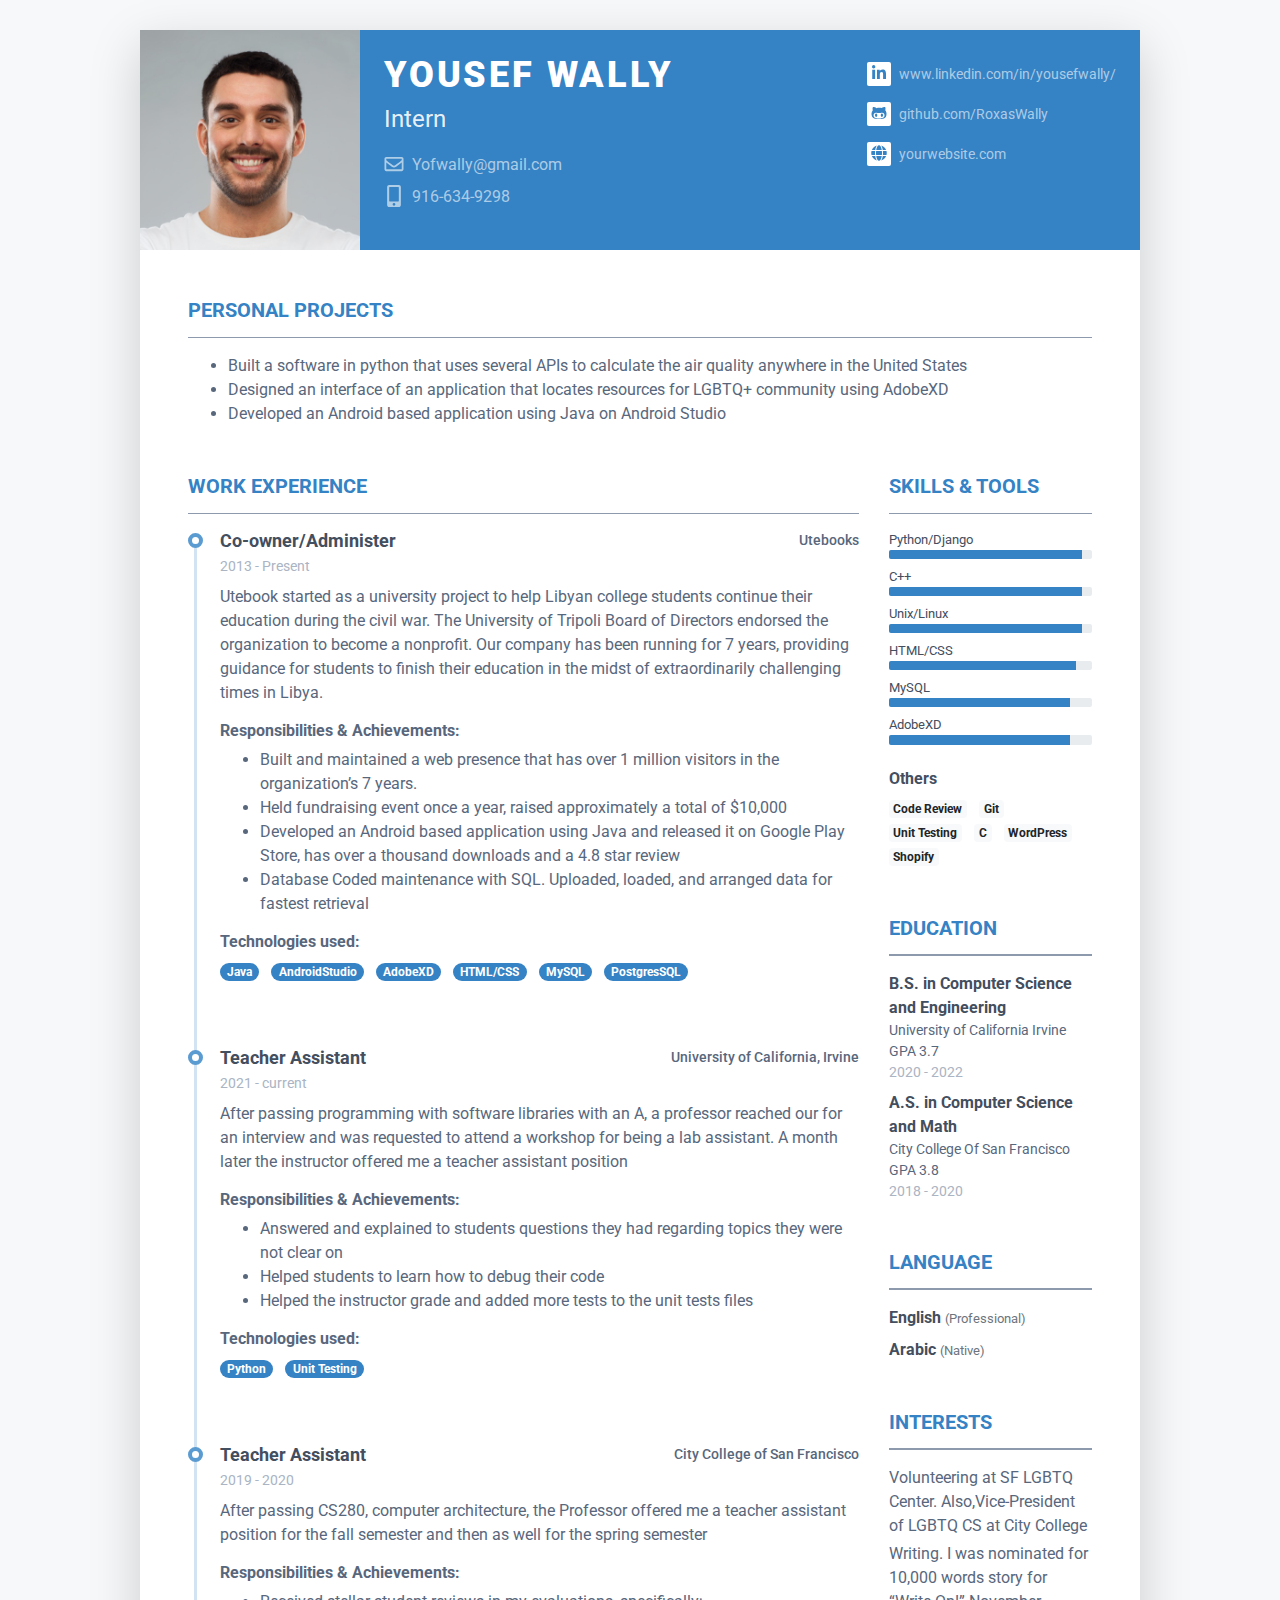
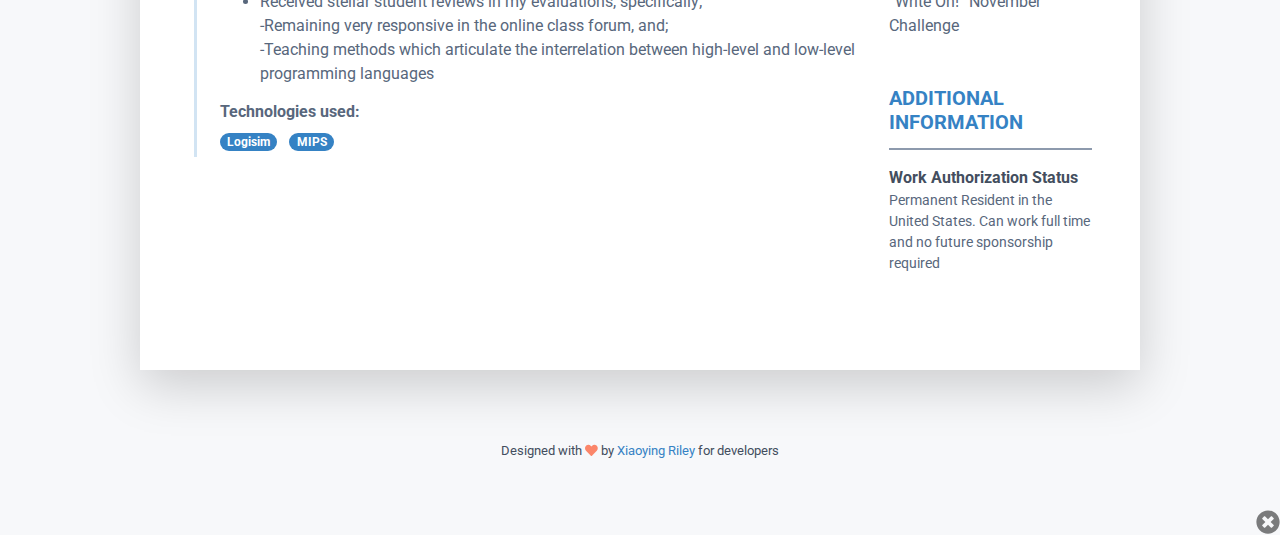
<file: pillar-v1.2/index.html>
<!DOCTYPE html>
<html lang="en">
<head>
    <title>Yousef Wally Resume</title>

    <!-- Meta -->
    <meta charset="utf-8">
    <meta http-equiv="X-UA-Compatible" content="IE=edge">
    <meta name="viewport" content="width=device-width, initial-scale=1.0">
    <meta name="description" content="Hire Me Plz!">
    <meta name="author" content="Xiaoying Riley at 3rd Wave Media">
    <link rel="shortcut icon" href="favicon-rainbow.ico">

    <!-- Google Font -->
    <link href="https://fonts.googleapis.com/css?family=Roboto:300,400,500,700,900" rel="stylesheet">

    <!-- FontAwesome JS-->
	<script defer src="assets/fontawesome/js/all.min.js"></script>

    <!-- Theme CSS -->
    <link id="theme-style" rel="stylesheet" href="assets/css/pillar-2.css">

	<link href="assets/css/pillar-2.css" rel="stylesheet" type="text/css" media="screen"/>
  <link href="assets/css/pillar-2.css" rel="stylesheet" type="text/css" media="print"/>

</head>

<body>



    <article class="resume-wrapper text-center position-relative">
	    <div class="resume-wrapper-inner mx-auto text-left bg-white shadow-lg">
		    <header class="resume-header pt-4 pt-md-0">
			    <div class="media flex-column flex-md-row">
				    <img class="mr-3 img-fluid picture mx-auto" src="assets/images/profile.jpg" alt="">
				    <div class="media-body p-4 d-flex flex-column flex-md-row mx-auto mx-lg-0">
					    <div class="primary-info">
						    <h1 class="name mt-0 mb-1 text-white text-uppercase text-uppercase">Yousef Wally</h1>
						    <div class="title mb-3">Intern</div>
						    <ul class="list-unstyled">
							    <li class="mb-2"><a href="mailto:yofwally@gmail.com"><i class="far fa-envelope fa-fw mr-2" data-fa-transform="grow-3"></i>Yofwally@gmail.com</a></li>
							    <li><a href="#"><i class="fas fa-mobile-alt fa-fw mr-2" data-fa-transform="grow-6"></i>916-634-9298</a></li>
						    </ul>
					    </div><!--//primary-info-->
					    <div class="secondary-info ml-md-auto mt-2">
						    <ul class="resume-social list-unstyled">
				                <li class="mb-3"><a href="https://www.linkedin.com/in/yousefwally/"><span class="fa-container text-center mr-2"><i class="fab fa-linkedin-in fa-fw"></i></span>www.linkedin.com/in/yousefwally/</a></li>
				                <li class="mb-3"><a href="https://github.com/RoxasWally"><span class="fa-container text-center mr-2"><i class="fab fa-github-alt fa-fw"></i></span>github.com/RoxasWally</a></li>
				                <li><a href="#"><span class="fa-container text-center mr-2"><i class="fas fa-globe"></i></span>yourwebsite.com</a></li>
						    </ul>
					    </div><!--//secondary-info-->

				    </div><!--//media-body-->
			    </div><!--//media-->
		    </header>
		    <div class="resume-body p-5">
			    <section class="resume-section summary-section mb-5">
				    <h2 class="resume-section-title text-uppercase font-weight-bold pb-3 mb-3">Personal Projects</h2>
				    <div class="resume-section-content">
					    <p class="mb-0">
							<ul>
							<li>Built a software in python that uses several APIs to calculate the air quality anywhere in the United States</li>
							<li>Designed an interface of an application that locates resources for LGBTQ+ community using AdobeXD</li>
							<li>Developed an Android based application using Java on Android Studio </li>
							</ul>
						</p>
				    </div>
			    </section><!--//summary-section-->
			    <div class="row">
				    <div class="col-lg-9">
					    <section class="resume-section experience-section mb-5">
						    <h2 class="resume-section-title text-uppercase font-weight-bold pb-3 mb-3">Work Experience</h2>
						    <div class="resume-section-content">
							    <div class="resume-timeline position-relative">
								    <article class="resume-timeline-item position-relative pb-5">

									    <div class="resume-timeline-item-header mb-2">
										    <div class="d-flex flex-column flex-md-row">
										        <h3 class="resume-position-title font-weight-bold mb-1">Co-owner/Administer </h3>
										        <div class="resume-company-name ml-auto">Utebooks</div>
										    </div><!--//row-->
										    <div class="resume-position-time">2013 - Present</div>
									    </div><!--//resume-timeline-item-header-->
									    <div class="resume-timeline-item-desc">
										    <p>Utebook started as a university project to help Libyan college students continue their education during the civil war. The University of Tripoli Board of Directors endorsed the organization to become a nonprofit. Our company has been running for 7 years, providing guidance for students to finish their education in the midst of extraordinarily challenging times in Libya.</p>
										    <h4 class="resume-timeline-item-desc-heading font-weight-bold"> Responsibilities & Achievements:</h4>
										    <ul>
											    <li>Built and maintained a web presence that has over 1 million visitors in the organization’s 7 years.</li>
											    <li>Held fundraising event once a year, raised approximately a total of $10,000</li>
											    <li>Developed an Android based application using Java and released it on Google Play Store, has over a thousand downloads and a 4.8 star review</li>
											    <li>Database Coded maintenance with SQL. Uploaded, loaded, and arranged data for fastest retrieval </li>
										    </ul>
										    <h4 class="resume-timeline-item-desc-heading font-weight-bold">Technologies used:</h4>
										    <ul class="list-inline">
											    <li class="list-inline-item"><span class="badge badge-primary badge-pill">Java</span></li>
											    <li class="list-inline-item"><span class="badge badge-primary badge-pill">AndroidStudio</span></li>
											    <li class="list-inline-item"><span class="badge badge-primary badge-pill">AdobeXD</span></li>
											    <li class="list-inline-item"><span class="badge badge-primary badge-pill">HTML/CSS</span></li>
											    <li class="list-inline-item"><span class="badge badge-primary badge-pill">MySQL</span></li>
											    <li class="list-inline-item"><span class="badge badge-primary badge-pill">PostgresSQL</span></li>
										    </ul>
									    </div><!--//resume-timeline-item-desc-->

								    </article><!--//resume-timeline-item-->

								    <article class="resume-timeline-item position-relative pb-5">

									    <div class="resume-timeline-item-header mb-2">
										    <div class="d-flex flex-column flex-md-row">
										        <h3 class="resume-position-title font-weight-bold mb-1">Teacher Assistant</h3>
										        <div class="resume-company-name ml-auto">University of California, Irvine</div>
										    </div><!--//row-->
										    <div class="resume-position-time">2021 - current</div>
									    </div><!--//resume-timeline-item-header-->
									    <div class="resume-timeline-item-desc">
										    <p>After passing programming with software libraries with an A, a professor reached our for an interview and was requested to attend a workshop for being a lab assistant. A month later the instructor offered me a teacher assistant position</p>
										    <h4 class="resume-timeline-item-desc-heading font-weight-bold"> Responsibilities & Achievements:</h4>
										    <ul>
											    <li>Answered and explained to students questions they had regarding topics they were not clear on </li>
											    <li>Helped students to learn how to debug their code</li>
											    <li>Helped the instructor grade and added more tests to the unit tests files </li>
										    </ul>
											<h4 class="resume-timeline-item-desc-heading font-weight-bold">Technologies used:</h4>
										    <ul class="list-inline">
											    <li class="list-inline-item"><span class="badge badge-primary badge-pill">Python</span></li>
											    <li class="list-inline-item"><span class="badge badge-primary badge-pill">Unit Testing</span></li>
										    </ul>
									    </div><!--//resume-timeline-item-desc-->

								    </article><!--//resume-timeline-item-->

								    <article class="resume-timeline-item position-relative pb-5">

									    <div class="resume-timeline-item-header mb-2">
										    <div class="d-flex flex-column flex-md-row">
										        <h3 class="resume-position-title font-weight-bold mb-1">Teacher Assistant</h3>
										        <div class="resume-company-name ml-auto">City College of San Francisco</div>
										    </div><!--//row-->
										    <div class="resume-position-time">2019 - 2020</div>
									    </div><!--//resume-timeline-item-header-->
									    <div class="resume-timeline-item-desc">
										    <p>After passing CS280, computer architecture, the Professor offered me a teacher assistant position for the fall semester and then as well for the spring semester</p>
											<h4 class="resume-timeline-item-desc-heading font-weight-bold"> Responsibilities & Achievements:</h4>
										    <ul>
											    <li>Received stellar student reviews in my evaluations, specifically;
												<br/>-Remaining very responsive in the online class forum, and;
											    <br/>-Teaching methods which articulate the interrelation between high-level and low-level programming languages </li>
										    </ul>
											<h4 class="resume-timeline-item-desc-heading font-weight-bold">Technologies used:</h4>
										    <ul class="list-inline">
											    <li class="list-inline-item"><span class="badge badge-primary badge-pill">Logisim</span></li>
											    <li class="list-inline-item"><span class="badge badge-primary badge-pill">MIPS</span></li>
										    </ul>
									    </div><!--//resume-timeline-item-desc-->

								    </article><!--//resume-timeline-item-->
							    </div><!--//resume-timeline-->

						    </div>
					    </section><!--//experience-section-->
				    </div>
				    <div class="col-lg-3">
					    <section class="resume-section skills-section mb-5">
						    <h2 class="resume-section-title text-uppercase font-weight-bold pb-3 mb-3">Skills &amp; Tools</h2>
						    <div class="resume-section-content">
						        <div class="resume-skill-item">
							        <ul class="list-unstyled mb-4">
								        <li class="mb-2">
								            <div class="resume-skill-name">Python/Django</div>
									        <div class="progress resume-progress">
											    <div class="progress-bar theme-progress-bar-dark" role="progressbar" style="width: 95%" aria-valuenow="25" aria-valuemin="0" aria-valuemax="100"></div>
											</div>
								        </li>
								        <li class="mb-2">
								            <div class="resume-skill-name">C++</div>
									        <div class="progress resume-progress">
											    <div class="progress-bar theme-progress-bar-dark" role="progressbar" style="width: 95%" aria-valuenow="25" aria-valuemin="0" aria-valuemax="100"></div>
											</div>
								        </li>
								        <li class="mb-2">
								            <div class="resume-skill-name">Unix/Linux</div>
									        <div class="progress resume-progress">
											    <div class="progress-bar theme-progress-bar-dark" role="progressbar" style="width: 95%" aria-valuenow="25" aria-valuemin="0" aria-valuemax="100"></div>
											</div>
								        </li>

								        <li class="mb-2">
								            <div class="resume-skill-name">HTML/CSS</div>
									        <div class="progress resume-progress">
											    <div class="progress-bar theme-progress-bar-dark" role="progressbar" style="width: 92%" aria-valuenow="25" aria-valuemin="0" aria-valuemax="100"></div>
											</div>
								        </li>
								        <li class="mb-2">
								            <div class="resume-skill-name">MySQL</div>
									        <div class="progress resume-progress">
											    <div class="progress-bar theme-progress-bar-dark" role="progressbar" style="width: 89%" aria-valuenow="25" aria-valuemin="0" aria-valuemax="100"></div>
											</div>
								        </li>
										<li class="mb-2">
								            <div class="resume-skill-name">AdobeXD</div>
									        <div class="progress resume-progress">
											    <div class="progress-bar theme-progress-bar-dark" role="progressbar" style="width: 89%" aria-valuenow="25" aria-valuemin="0" aria-valuemax="100"></div>
											</div>
								        </li>

							        </ul>
						        </div><!--//resume-skill-item-->


						        <div class="resume-skill-item">
						            <h4 class="resume-skills-cat font-weight-bold">Others</h4>
						            <ul class="list-inline">
							            <li class="list-inline-item"><span class="badge badge-light">Code Review</span></li>
							            <li class="list-inline-item"><span class="badge badge-light">Git</span></li>
							            <li class="list-inline-item"><span class="badge badge-light">Unit Testing</span></li>
							            <li class="list-inline-item"><span class="badge badge-light">C</span></li>
							            <li class="list-inline-item"><span class="badge badge-light">WordPress</span></li>
							            <li class="list-inline-item"><span class="badge badge-light">Shopify</span></li>
						            </ul>
						        </div><!--//resume-skill-item-->
						    </div><!--resume-section-content-->
					    </section><!--//skills-section-->
					    <section class="resume-section education-section mb-5">
						    <h2 class="resume-section-title text-uppercase font-weight-bold pb-3 mb-3">Education</h2>
						    <div class="resume-section-content">
							    <ul class="list-unstyled">
								    <li class="mb-2">
								        <div class="resume-degree font-weight-bold">B.S. in Computer Science and Engineering</div>
								        <div class="resume-degree-org">University of California Irvine</div>
										<div class="resume-degree-org">GPA 3.7</div>
								        <div class="resume-degree-time">2020 - 2022</div>
								    </li>
								    <li>
								        <div class="resume-degree font-weight-bold">A.S. in Computer Science and Math</div>
								        <div class="resume-degree-org">City College Of San Francisco</div>
										<div class="resume-degree-org">GPA 3.8</div>
								        <div class="resume-degree-time">2018 - 2020</div>
								    </li>
							    </ul>
						    </div>
					    </section><!--//education-section-->
					    </section><!--//interests-section-->
					    <section class="resume-section language-section mb-5">
						    <h2 class="resume-section-title text-uppercase font-weight-bold pb-3 mb-3">Language</h2>
						    <div class="resume-section-content">
							    <ul class="list-unstyled resume-lang-list">
								    <li class="mb-2"><span class="resume-lang-name font-weight-bold">English</span> <small class="text-muted font-weight-normal">(Professional)</small></li>
								    <li class="mb-2 align-middle"><span class="resume-lang-name font-weight-bold">Arabic</span> <small class="text-muted font-weight-normal">(Native)</small></li>
							    </ul>
						    </div>
					    </section><!--//language-section-->
					    <section class="resume-section interests-section mb-5">
						    <h2 class="resume-section-title text-uppercase font-weight-bold pb-3 mb-3">Interests</h2>
						    <div class="resume-section-content">
							    <ul class="list-unstyled">
								    <li class="mb-1">Volunteering at SF LGBTQ Center. Also,Vice-President of LGBTQ CS at City College</li>
								    <li class="mb-1">Writing. I was nominated for 10,000 words story for “Write On!” November Challenge</li>
							    </ul>
						    </div>
					    </section><!--//interests-section-->
						<section class="resume-section reference-section mb-5">
						    <h2 class="resume-section-title text-uppercase font-weight-bold pb-3 mb-3">Additional Information</h2>
						    <div class="resume-section-content">
							    <ul class="list-unstyled resume-awards-list">
								        <div class="resume-award-name">Work Authorization Status</div>
								        <div class="resume-award-desc">Permanent Resident in the United States. Can work full time and no future sponsorship required</div>
							    </ul>
						    </div>
				    </div>
			    </div><!--//row-->
		    </div><!--//resume-body-->
		</div>

	    </div>
    </article>


    <footer class="footer text-center pt-2 pb-5">
	    <!--/* This template is free as long as you keep the footer attribution link. If you'd like to use the template without the attribution link, you can buy the commercial license via our website: themes.3rdwavemedia.com Thank you for your support. :) */-->
        <small class="copyright">Designed with <i class="fas fa-heart"></i> by <a href="http://themes.3rdwavemedia.com" target="_blank">Xiaoying Riley</a> for developers</small>
    </footer>


    <!-- *****CONFIGURE STYLE (REMOVE ON YOUR PRODUCTION SITE)****** -->
    <div id="config-panel" class="config-panel d-none d-lg-block">
        <div class="panel-inner">
                <li class="theme-1 active list-inline-item"><a data-style="assets/css/pillar-1.css" href="#"></a></li>
                <li class="theme-2  list-inline-item"><a data-style="assets/css/pillar-2.css" href="#"></a></li>
                <li class="theme-3  list-inline-item"><a data-style="assets/css/pillar-3.css" href="#"></a></li>
                <li class="theme-4  list-inline-item"><a data-style="assets/css/pillar-4.css" href="#"></a></li>
                <li class="theme-5  list-inline-item"><a data-style="assets/css/pillar-5.css" href="#"></a></li>
                <li class="theme-6  list-inline-item"><a data-style="assets/css/pillar-6.css" href="#"></a></li>
            </ul>
            <a id="config-close" class="close" href="#"><i class="fa fa-times-circle"></i></a>
        </div><!--//panel-inner-->
    </div><!--//configure-panel-->

    <!-- DEMO ONLY -->
    <script type="text/javascript" src="demo/jquery-3.4.1.min.js"></script>
    <script type="text/javascript" src="demo/demo.js"></script>



</body>
</html>
</file>
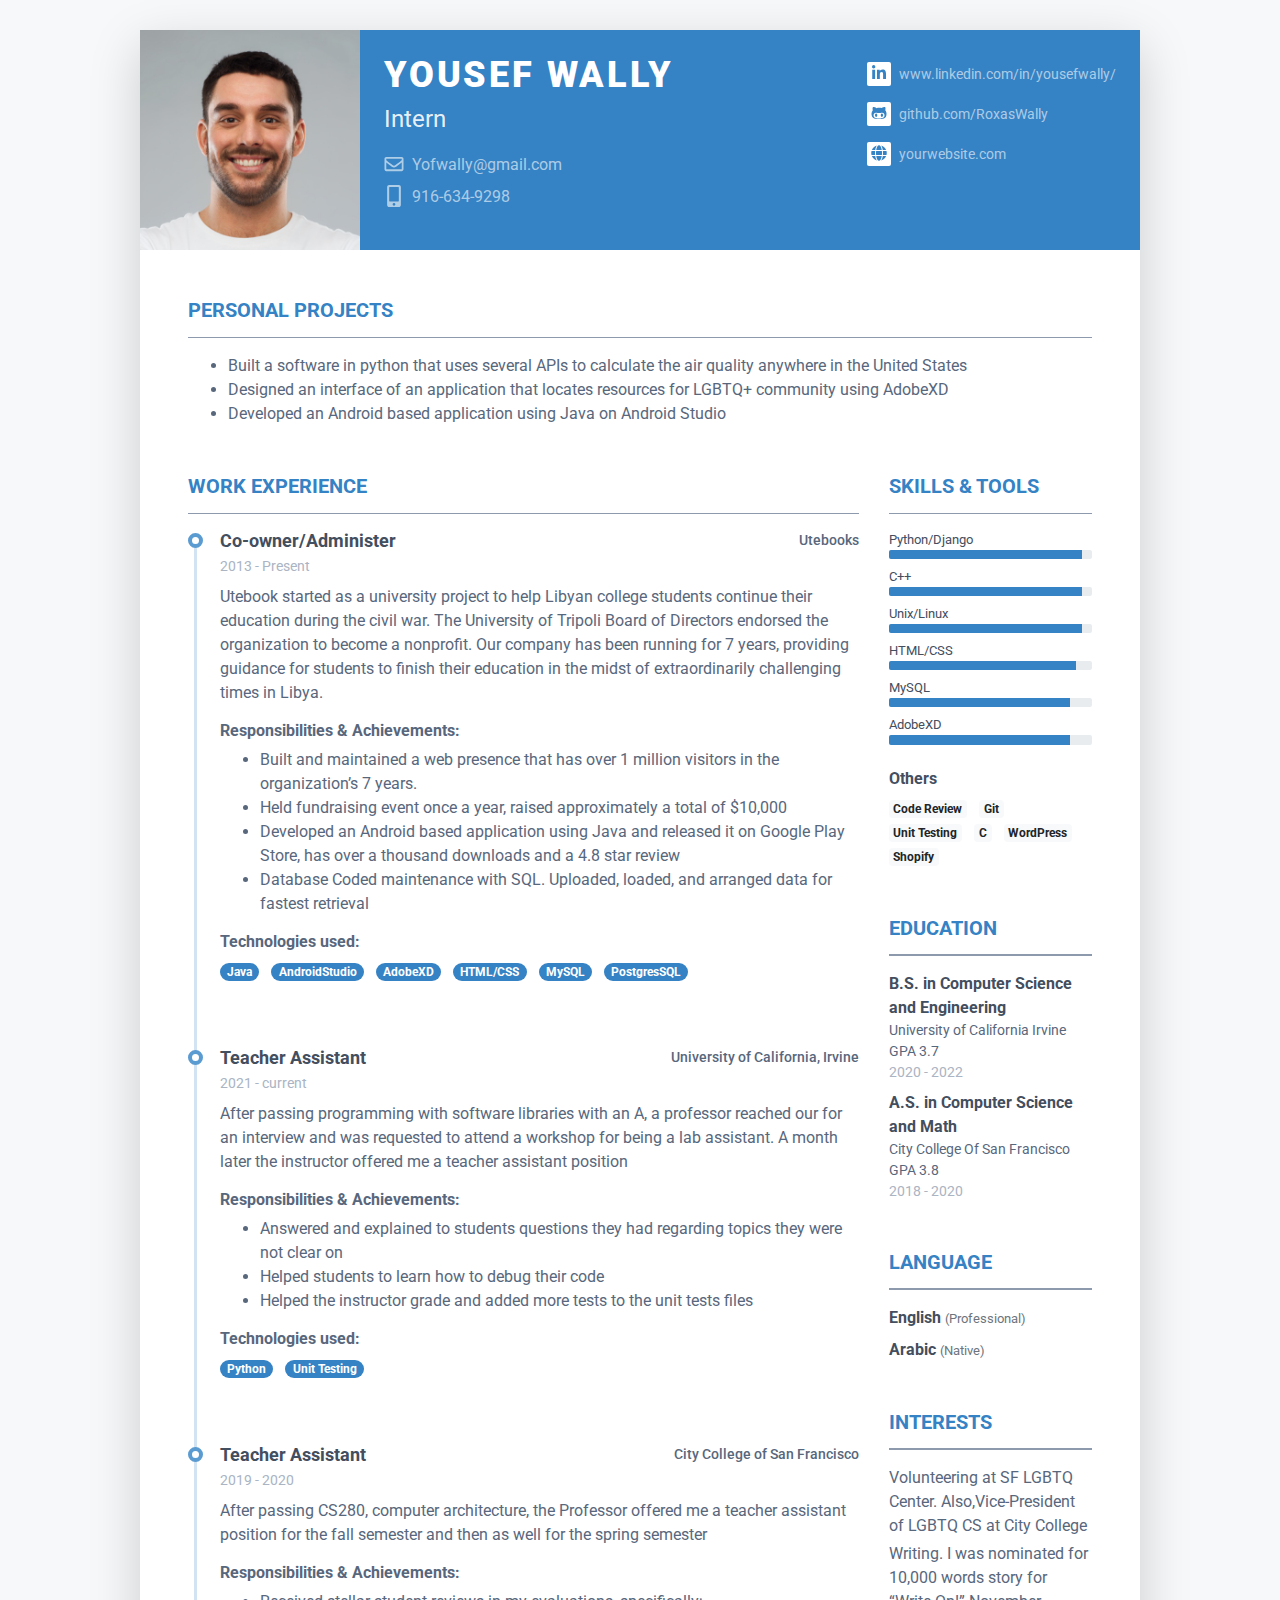
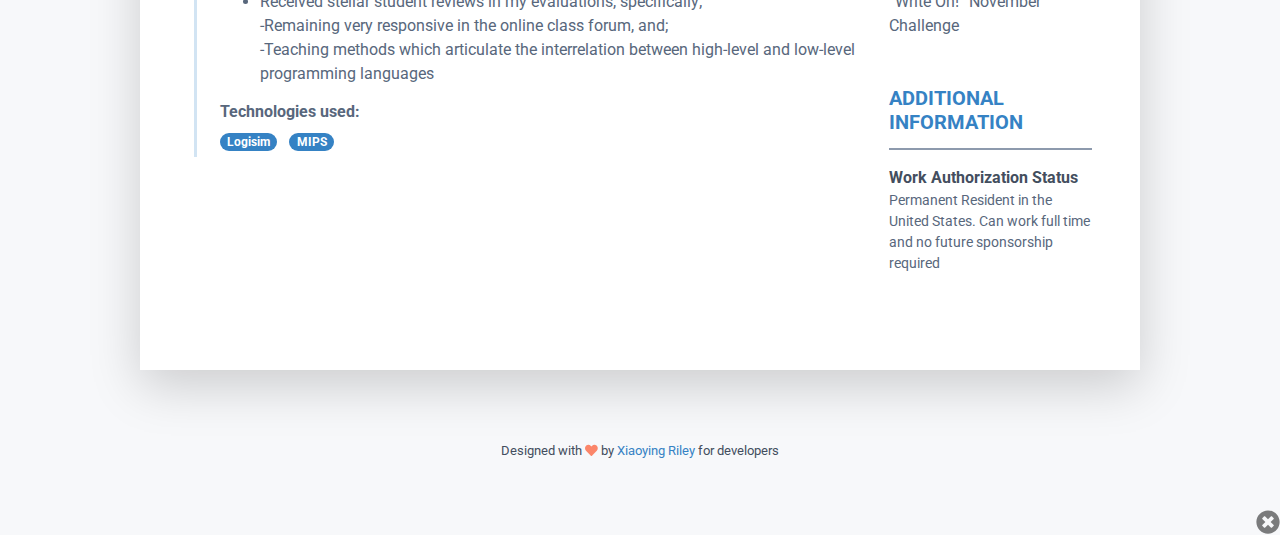
<file: pillar-v1.2/index (1).html>
<!DOCTYPE html>
<html lang="en">
<head>
    <title>Yousef Wally Resume</title>

    <!-- Meta -->
    <meta charset="utf-8">
    <meta http-equiv="X-UA-Compatible" content="IE=edge">
    <meta name="viewport" content="width=device-width, initial-scale=1.0">
    <meta name="description" content="Responsive Resume Template">
    <meta name="author" content="Xiaoying Riley at 3rd Wave Media">
    <link rel="shortcut icon" href="favicon.ico">

    <!-- Google Font -->
    <link href="https://fonts.googleapis.com/css?family=Roboto:300,400,500,700,900" rel="stylesheet">

    <!-- FontAwesome JS-->
	<script defer src="assets/fontawesome/js/all.min.js"></script>

    <!-- Theme CSS -->
    <link id="theme-style" rel="stylesheet" href="assets/css/pillar-2.css">

	<link href="assets/css/pillar-2.css" rel="stylesheet" type="text/css" />
  <link rel="stylesheet" type="text/css" media="print" href="assets/css/pillar-2.css">
</head>

<body>



    <article class="resume-wrapper text-center position-relative">
	    <div class="resume-wrapper-inner mx-auto text-left bg-white shadow-lg">
		    <header class="resume-header pt-4 pt-md-0">
			    <div class="media flex-column flex-md-row">
				    <img class="mr-3 img-fluid picture mx-auto" src="assets/images/profile.jpg" alt="">
				    <div class="media-body p-4 d-flex flex-column flex-md-row mx-auto mx-lg-0">
					    <div class="primary-info">
						    <h1 class="name mt-0 mb-1 text-white text-uppercase text-uppercase">Yousef Wally</h1>
						    <div class="title mb-3">Intern</div>
						    <ul class="list-unstyled">
							    <li class="mb-2"><a href="mailto:yofwally@gmail.com"><i class="far fa-envelope fa-fw mr-2" data-fa-transform="grow-3"></i>Yofwally@gmail.com</a></li>
							    <li><a href="#"><i class="fas fa-mobile-alt fa-fw mr-2" data-fa-transform="grow-6"></i>916-634-9298</a></li>
						    </ul>
					    </div><!--//primary-info-->
					    <div class="secondary-info ml-md-auto mt-2">
						    <ul class="resume-social list-unstyled">
				                <li class="mb-3"><a href="https://www.linkedin.com/in/yousefwally/"><span class="fa-container text-center mr-2"><i class="fab fa-linkedin-in fa-fw"></i></span>www.linkedin.com/in/yousefwally/</a></li>
				                <li class="mb-3"><a href="https://github.com/RoxasWally"><span class="fa-container text-center mr-2"><i class="fab fa-github-alt fa-fw"></i></span>github.com/RoxasWally</a></li>
				                <li><a href="#"><span class="fa-container text-center mr-2"><i class="fas fa-globe"></i></span>yourwebsite.com</a></li>
						    </ul>
					    </div><!--//secondary-info-->

				    </div><!--//media-body-->
			    </div><!--//media-->
		    </header>
		    <div class="resume-body p-5">
			    <section class="resume-section summary-section mb-5">
				    <h2 class="resume-section-title text-uppercase font-weight-bold pb-3 mb-3">Personal Projects</h2>
				    <div class="resume-section-content">
					    <p class="mb-0">
							<ul>
							<li>Built a software in python that uses several APIs to calculate the air quality anywhere in the United States</li>
							<li>Designed an interface of an application that locates resources for LGBTQ+ community using AdobeXD</li>
							<li>Developed an Android based application using Java on Android Studio </li>
							</ul>
						</p>
				    </div>
			    </section><!--//summary-section-->
			    <div class="row">
				    <div class="col-lg-9">
					    <section class="resume-section experience-section mb-5">
						    <h2 class="resume-section-title text-uppercase font-weight-bold pb-3 mb-3">Work Experience</h2>
						    <div class="resume-section-content">
							    <div class="resume-timeline position-relative">
								    <article class="resume-timeline-item position-relative pb-5">

									    <div class="resume-timeline-item-header mb-2">
										    <div class="d-flex flex-column flex-md-row">
										        <h3 class="resume-position-title font-weight-bold mb-1">Co-owner/Administer </h3>
										        <div class="resume-company-name ml-auto">Utebooks</div>
										    </div><!--//row-->
										    <div class="resume-position-time">2013 - Present</div>
									    </div><!--//resume-timeline-item-header-->
									    <div class="resume-timeline-item-desc">
										    <p>Utebook started as a university project to help Libyan college students continue their education during the civil war. The University of Tripoli Board of Directors endorsed the organization to become a nonprofit. Our company has been running for 7 years, providing guidance for students to finish their education in the midst of extraordinarily challenging times in Libya.</p>
										    <h4 class="resume-timeline-item-desc-heading font-weight-bold"> Responsibilities & Achievements:</h4>
										    <ul>
											    <li>Built and maintained a web presence that has over 1 million visitors in the organization’s 7 years.</li>
											    <li>Held fundraising event once a year, raised approximately a total of $10,000</li>
											    <li>Developed an Android based application using Java and released it on Google Play Store, has over a thousand downloads and a 4.8 star review</li>
											    <li>Database Coded maintenance with SQL. Uploaded, loaded, and arranged data for fastest retrieval </li>
										    </ul>
										    <h4 class="resume-timeline-item-desc-heading font-weight-bold">Technologies used:</h4>
										    <ul class="list-inline">
											    <li class="list-inline-item"><span class="badge badge-primary badge-pill">Java</span></li>
											    <li class="list-inline-item"><span class="badge badge-primary badge-pill">AndroidStudio</span></li>
											    <li class="list-inline-item"><span class="badge badge-primary badge-pill">AdobeXD</span></li>
											    <li class="list-inline-item"><span class="badge badge-primary badge-pill">HTML/CSS</span></li>
											    <li class="list-inline-item"><span class="badge badge-primary badge-pill">MySQL</span></li>
											    <li class="list-inline-item"><span class="badge badge-primary badge-pill">PostgresSQL</span></li>
										    </ul>
									    </div><!--//resume-timeline-item-desc-->

								    </article><!--//resume-timeline-item-->

								    <article class="resume-timeline-item position-relative pb-5">

									    <div class="resume-timeline-item-header mb-2">
										    <div class="d-flex flex-column flex-md-row">
										        <h3 class="resume-position-title font-weight-bold mb-1">Teacher Assistant</h3>
										        <div class="resume-company-name ml-auto">University of California, Irvine</div>
										    </div><!--//row-->
										    <div class="resume-position-time">2021 - current</div>
									    </div><!--//resume-timeline-item-header-->
									    <div class="resume-timeline-item-desc">
										    <p>After passing programming with software libraries with an A, a professor reached our for an interview and was requested to attend a workshop for being a lab assistant. A month later the instructor offered me a teacher assistant position</p>
										    <h4 class="resume-timeline-item-desc-heading font-weight-bold"> Responsibilities & Achievements:</h4>
										    <ul>
											    <li>Answered and explained to students questions they had regarding topics they were not clear on </li>
											    <li>Helped students to learn how to debug their code</li>
											    <li>Helped the instructor grade and added more tests to the unit tests files </li>
										    </ul>
											<h4 class="resume-timeline-item-desc-heading font-weight-bold">Technologies used:</h4>
										    <ul class="list-inline">
											    <li class="list-inline-item"><span class="badge badge-primary badge-pill">Python</span></li>
											    <li class="list-inline-item"><span class="badge badge-primary badge-pill">Unit Testing</span></li>
										    </ul>
									    </div><!--//resume-timeline-item-desc-->

								    </article><!--//resume-timeline-item-->

								    <article class="resume-timeline-item position-relative pb-5">

									    <div class="resume-timeline-item-header mb-2">
										    <div class="d-flex flex-column flex-md-row">
										        <h3 class="resume-position-title font-weight-bold mb-1">Teacher Assistant</h3>
										        <div class="resume-company-name ml-auto">City College of San Francisco</div>
										    </div><!--//row-->
										    <div class="resume-position-time">2019 - 2020</div>
									    </div><!--//resume-timeline-item-header-->
									    <div class="resume-timeline-item-desc">
										    <p>After passing CS280, computer architecture, the Professor offered me a teacher assistant position for the fall semester and then as well for the spring semester</p>
											<h4 class="resume-timeline-item-desc-heading font-weight-bold"> Responsibilities & Achievements:</h4>
										    <ul>
											    <li>Received stellar student reviews in my evaluations, specifically;
												<br/>-Remaining very responsive in the online class forum, and;
											    <br/>-Teaching methods which articulate the interrelation between high-level and low-level programming languages </li>
										    </ul>
											<h4 class="resume-timeline-item-desc-heading font-weight-bold">Technologies used:</h4>
										    <ul class="list-inline">
											    <li class="list-inline-item"><span class="badge badge-primary badge-pill">Logisim</span></li>
											    <li class="list-inline-item"><span class="badge badge-primary badge-pill">MIPS</span></li>
										    </ul>
									    </div><!--//resume-timeline-item-desc-->

								    </article><!--//resume-timeline-item-->
							    </div><!--//resume-timeline-->

						    </div>
					    </section><!--//experience-section-->
				    </div>
				    <div class="col-lg-3">
					    <section class="resume-section skills-section mb-5">
						    <h2 class="resume-section-title text-uppercase font-weight-bold pb-3 mb-3">Skills &amp; Tools</h2>
						    <div class="resume-section-content">
						        <div class="resume-skill-item">
							        <ul class="list-unstyled mb-4">
								        <li class="mb-2">
								            <div class="resume-skill-name">Python/Django</div>
									        <div class="progress resume-progress">
											    <div class="progress-bar theme-progress-bar-dark" role="progressbar" style="width: 95%" aria-valuenow="25" aria-valuemin="0" aria-valuemax="100"></div>
											</div>
								        </li>
								        <li class="mb-2">
								            <div class="resume-skill-name">C++</div>
									        <div class="progress resume-progress">
											    <div class="progress-bar theme-progress-bar-dark" role="progressbar" style="width: 95%" aria-valuenow="25" aria-valuemin="0" aria-valuemax="100"></div>
											</div>
								        </li>
								        <li class="mb-2">
								            <div class="resume-skill-name">Unix/Linux</div>
									        <div class="progress resume-progress">
											    <div class="progress-bar theme-progress-bar-dark" role="progressbar" style="width: 95%" aria-valuenow="25" aria-valuemin="0" aria-valuemax="100"></div>
											</div>
								        </li>

								        <li class="mb-2">
								            <div class="resume-skill-name">HTML/CSS</div>
									        <div class="progress resume-progress">
											    <div class="progress-bar theme-progress-bar-dark" role="progressbar" style="width: 92%" aria-valuenow="25" aria-valuemin="0" aria-valuemax="100"></div>
											</div>
								        </li>
								        <li class="mb-2">
								            <div class="resume-skill-name">MySQL</div>
									        <div class="progress resume-progress">
											    <div class="progress-bar theme-progress-bar-dark" role="progressbar" style="width: 89%" aria-valuenow="25" aria-valuemin="0" aria-valuemax="100"></div>
											</div>
								        </li>
										<li class="mb-2">
								            <div class="resume-skill-name">AdobeXD</div>
									        <div class="progress resume-progress">
											    <div class="progress-bar theme-progress-bar-dark" role="progressbar" style="width: 89%" aria-valuenow="25" aria-valuemin="0" aria-valuemax="100"></div>
											</div>
								        </li>

							        </ul>
						        </div><!--//resume-skill-item-->


						        <div class="resume-skill-item">
						            <h4 class="resume-skills-cat font-weight-bold">Others</h4>
						            <ul class="list-inline">
							            <li class="list-inline-item"><span class="badge badge-light">Code Review</span></li>
							            <li class="list-inline-item"><span class="badge badge-light">Git</span></li>
							            <li class="list-inline-item"><span class="badge badge-light">Unit Testing</span></li>
							            <li class="list-inline-item"><span class="badge badge-light">C</span></li>
							            <li class="list-inline-item"><span class="badge badge-light">WordPress</span></li>
							            <li class="list-inline-item"><span class="badge badge-light">Shopify</span></li>
						            </ul>
						        </div><!--//resume-skill-item-->
						    </div><!--resume-section-content-->
					    </section><!--//skills-section-->
					    <section class="resume-section education-section mb-5">
						    <h2 class="resume-section-title text-uppercase font-weight-bold pb-3 mb-3">Education</h2>
						    <div class="resume-section-content">
							    <ul class="list-unstyled">
								    <li class="mb-2">
								        <div class="resume-degree font-weight-bold">B.S. in Computer Science and Engineering</div>
								        <div class="resume-degree-org">University of California Irvine</div>
										<div class="resume-degree-org">GPA 3.7</div>
								        <div class="resume-degree-time">2020 - 2022</div>
								    </li>
								    <li>
								        <div class="resume-degree font-weight-bold">A.S. in Computer Science and Math</div>
								        <div class="resume-degree-org">City College Of San Francisco</div>
										<div class="resume-degree-org">GPA 3.8</div>
								        <div class="resume-degree-time">2018 - 2020</div>
								    </li>
							    </ul>
						    </div>
					    </section><!--//education-section-->
					    </section><!--//interests-section-->
					    <section class="resume-section language-section mb-5">
						    <h2 class="resume-section-title text-uppercase font-weight-bold pb-3 mb-3">Language</h2>
						    <div class="resume-section-content">
							    <ul class="list-unstyled resume-lang-list">
								    <li class="mb-2"><span class="resume-lang-name font-weight-bold">English</span> <small class="text-muted font-weight-normal">(Professional)</small></li>
								    <li class="mb-2 align-middle"><span class="resume-lang-name font-weight-bold">Arabic</span> <small class="text-muted font-weight-normal">(Native)</small></li>
							    </ul>
						    </div>
					    </section><!--//language-section-->
					    <section class="resume-section interests-section mb-5">
						    <h2 class="resume-section-title text-uppercase font-weight-bold pb-3 mb-3">Interests</h2>
						    <div class="resume-section-content">
							    <ul class="list-unstyled">
								    <li class="mb-1">Volunteering at SF LGBTQ Center. Also,Vice-President of LGBTQ CS at City College</li>
								    <li class="mb-1">Writing. I was nominated for 10,000 words story for “Write On!” November Challenge</li>
							    </ul>
						    </div>
					    </section><!--//interests-section-->
						<section class="resume-section reference-section mb-5">
						    <h2 class="resume-section-title text-uppercase font-weight-bold pb-3 mb-3">Additional Information</h2>
						    <div class="resume-section-content">
							    <ul class="list-unstyled resume-awards-list">
								        <div class="resume-award-name">Work Authorization Status</div>
								        <div class="resume-award-desc">Permanent Resident in the United States. Can work full time and no future sponsorship required</div>
							    </ul>
						    </div>
				    </div>
			    </div><!--//row-->
		    </div><!--//resume-body-->
		</div>

	    </div>
    </article>


    <footer class="footer text-center pt-2 pb-5">
	    <!--/* This template is free as long as you keep the footer attribution link. If you'd like to use the template without the attribution link, you can buy the commercial license via our website: themes.3rdwavemedia.com Thank you for your support. :) */-->
        <small class="copyright">Designed with <i class="fas fa-heart"></i> by <a href="http://themes.3rdwavemedia.com" target="_blank">Xiaoying Riley</a> for developers</small>
    </footer>


    <!-- *****CONFIGURE STYLE (REMOVE ON YOUR PRODUCTION SITE)****** -->
    <div id="config-panel" class="config-panel d-none d-lg-block">
        <div class="panel-inner">
                <li class="theme-1 active list-inline-item"><a data-style="assets/css/pillar-1.css" href="#"></a></li>
                <li class="theme-2  list-inline-item"><a data-style="assets/css/pillar-2.css" href="#"></a></li>
                <li class="theme-3  list-inline-item"><a data-style="assets/css/pillar-3.css" href="#"></a></li>
                <li class="theme-4  list-inline-item"><a data-style="assets/css/pillar-4.css" href="#"></a></li>
                <li class="theme-5  list-inline-item"><a data-style="assets/css/pillar-5.css" href="#"></a></li>
                <li class="theme-6  list-inline-item"><a data-style="assets/css/pillar-6.css" href="#"></a></li>
            </ul>
            <a id="config-close" class="close" href="#"><i class="fa fa-times-circle"></i></a>
        </div><!--//panel-inner-->
    </div><!--//configure-panel-->

    <!-- DEMO ONLY -->
    <script type="text/javascript" src="demo/jquery-3.4.1.min.js"></script>
    <script type="text/javascript" src="demo/demo.js"></script>



</body>
</html>
</file>
